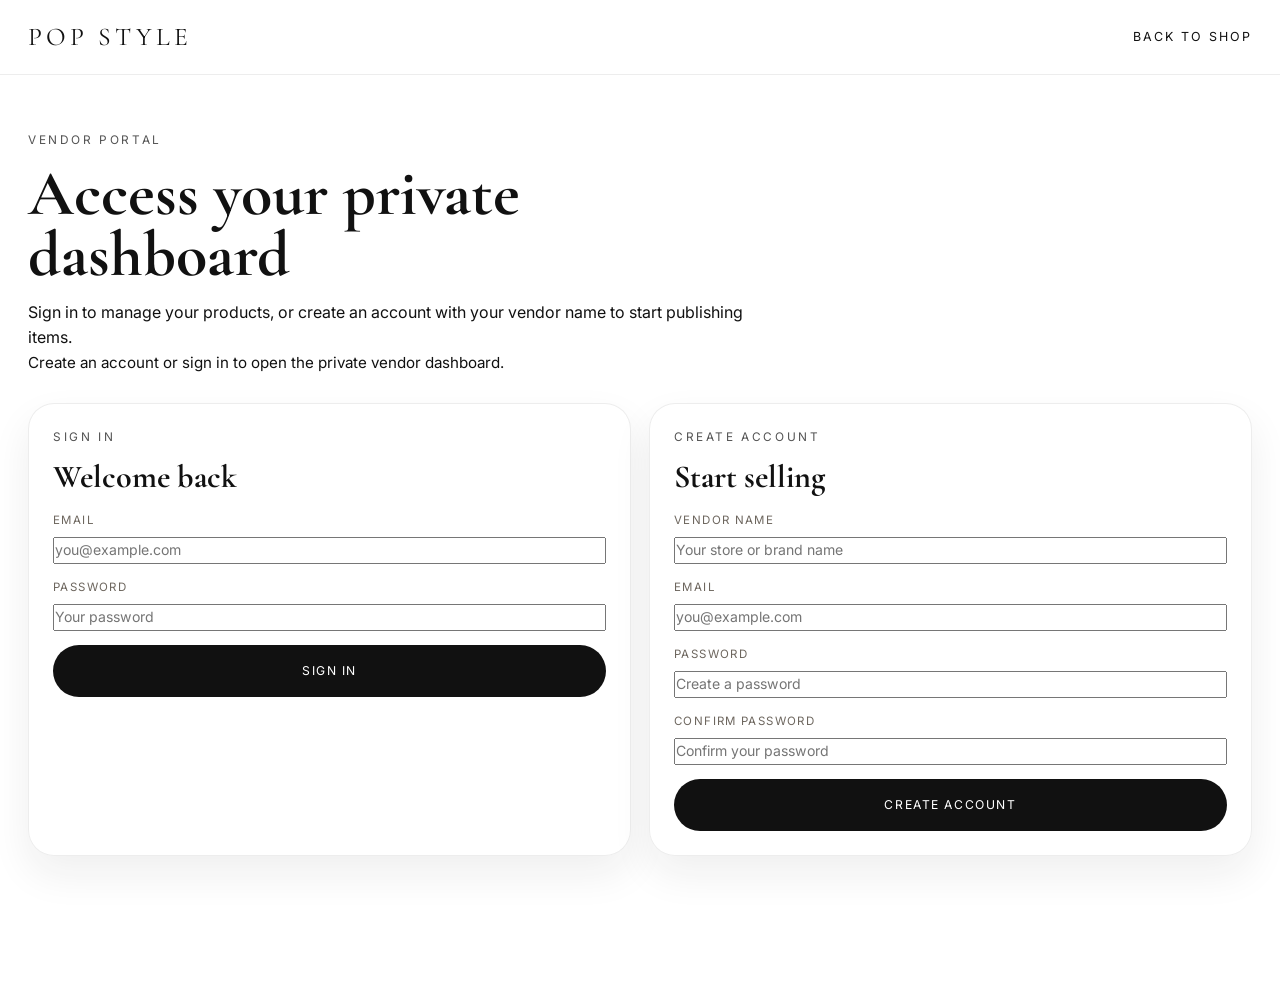
<file: vendor.html>
<!DOCTYPE html>
<html lang="en">
<head>
  <meta charset="UTF-8" />
  <meta name="viewport" content="width=device-width, initial-scale=1.0" />
  <title>Vendor Portal | Pop Style</title>
  <meta name="description" content="Sign in or create a vendor account to manage products." />

  <link rel="preconnect" href="https://fonts.googleapis.com">
  <link rel="preconnect" href="https://fonts.gstatic.com" crossorigin>
  <link href="https://fonts.googleapis.com/css2?family=Cormorant+Garamond:wght@400;500;600;700&family=Inter:wght@300;400;500;600&display=swap" rel="stylesheet">
  <link rel="stylesheet" href="https://cdnjs.cloudflare.com/ajax/libs/font-awesome/6.5.2/css/all.min.css">
  <link rel="stylesheet" href="styles.css" />
</head>
<body data-page="vendor">
  <div class="site-shell light-page vendor-page-shell">
    <header class="simple-header">
      <div class="container simple-header-inner">
        <a href="index.html" class="brand">POP STYLE</a>
        <a href="products.html" class="simple-header-link">Back to shop</a>
      </div>
    </header>

    <main>
      <section class="section vendor-auth-section" id="vendorAuthSection">
        <div class="container vendor-auth-shell">
          <div class="vendor-auth-intro">
            <p class="eyebrow">Vendor portal</p>
            <h1>Access your private dashboard</h1>
            <p>
              Sign in to manage your products, or create an account with your vendor name to start publishing items.
            </p>
            <p class="vendor-auth-status" id="vendorAuthSummary">
              Create an account or sign in to open the private vendor dashboard.
            </p>
          </div>

          <div class="vendor-auth-grid">
            <section class="vendor-auth-card">
              <p class="eyebrow">Sign in</p>
              <h2>Welcome back</h2>
              <form id="vendorSignInForm" class="vendor-auth-form">
                <label class="field field-full">
                  <span>Email</span>
                  <input type="email" id="vendorSignInEmail" placeholder="you@example.com" required />
                </label>
                <label class="field field-full">
                  <span>Password</span>
                  <input type="password" id="vendorSignInPassword" placeholder="Your password" required />
                </label>
                <button type="submit" class="btn btn-dark full-width">Sign in</button>
              </form>
            </section>

            <section class="vendor-auth-card">
              <p class="eyebrow">Create account</p>
              <h2>Start selling</h2>
              <form id="vendorSignUpForm" class="vendor-auth-form">
                <label class="field field-full">
                  <span>Vendor name</span>
                  <input type="text" id="vendorCreateName" placeholder="Your store or brand name" required />
                </label>
                <label class="field field-full">
                  <span>Email</span>
                  <input type="email" id="vendorCreateEmail" placeholder="you@example.com" required />
                </label>
                <label class="field field-full">
                  <span>Password</span>
                  <input type="password" id="vendorCreatePassword" placeholder="Create a password" required />
                </label>
                <label class="field field-full">
                  <span>Confirm password</span>
                  <input type="password" id="vendorCreateConfirmPassword" placeholder="Confirm your password" required />
                </label>
                <button type="submit" class="btn btn-dark full-width">Create account</button>
              </form>
            </section>
          </div>

          <p class="vendor-auth-message" id="vendorAuthStatus" aria-live="polite"></p>
        </div>
      </section>

      <section class="section vendor-dashboard-section" id="vendorDashboardSection" hidden>
        <div class="container">
          <div class="vendor-dashboard-topbar">
            <div>
              <p class="eyebrow">Private dashboard</p>
              <h1 id="vendorDashboardTitle">Welcome back</h1>
              <p id="vendorDashboardIntro">Add products, edit details, and keep your catalog live from one private dashboard.</p>
            </div>
            <div class="vendor-dashboard-meta">
              <p class="vendor-dashboard-vendor" id="vendorDashboardVendorName"></p>
              <button type="button" class="btn btn-outline-dark" id="vendorSignOutBtn">Sign out</button>
            </div>
          </div>

          <div class="vendor-dashboard-grid">
            <div class="vendor-column">
              <div class="vendor-stats" id="vendorStats"></div>

              <div class="vendor-panel">
                <div class="vendor-panel-head">
                  <div>
                    <p class="eyebrow">Your products</p>
                    <h2>Manage published items</h2>
                  </div>
                </div>

                <div class="vendor-toolbar">
                  <input type="search" id="vendorProductSearch" placeholder="Search by name, edit, or category" aria-label="Search vendor products" />
                  <select id="vendorCategoryFilter" aria-label="Filter vendor products by category">
                    <option value="">All categories</option>
                    <option value="Women">Women</option>
                    <option value="Men">Men</option>
                    <option value="Children">Children</option>
                  </select>
                </div>

                <div class="vendor-products-list" id="vendorProductsList"></div>
              </div>
            </div>

            <div class="vendor-panel vendor-form-panel">
              <div class="vendor-panel-head">
                <div>
                  <p class="eyebrow">Product form</p>
                  <h2 id="vendorFormTitle">Create a product</h2>
                </div>
                <p class="vendor-form-intro" id="vendorFormIntro">
                  Upload real images, describe the product, and publish to your public catalog.
                </p>
                <p class="vendor-form-status" id="vendorFormStatus">Ready to create a new product.</p>
              </div>

              <form class="vendor-form" id="vendorProductForm">
                <input type="hidden" id="vendorProductId" />

                <div class="field-grid">
                  <label class="field field-full">
                    <span>Product name</span>
                    <input type="text" id="vendorProductName" placeholder="Structured Jacket" required />
                  </label>

                  <label class="field">
                    <span>Category</span>
                    <select id="vendorProductCategory" required>
                      <option value="Women">Women</option>
                      <option value="Men">Men</option>
                      <option value="Children">Children</option>
                    </select>
                  </label>

                  <label class="field">
                    <span>Subcategory</span>
                    <input type="text" id="vendorProductSubcategory" placeholder="Jackets" required />
                  </label>

                  <label class="field field-full">
                    <span>Price (GHS)</span>
                    <input type="number" id="vendorProductPrice" min="1" step="1" placeholder="240" required />
                  </label>

                  <label class="field field-full">
                    <span>Main image upload</span>
                    <input type="file" id="vendorProductImageFile" accept="image/*" />
                  </label>

                  <div class="vendor-upload-preview-wrap field-full">
                    <span>Image preview</span>
                    <div class="vendor-upload-preview" id="vendorProductImagePreview">
                      <div class="vendor-upload-placeholder">Image preview will appear here.</div>
                    </div>
                  </div>

                  <label class="field field-full">
                    <span>Gallery uploads</span>
                    <input type="file" id="vendorProductGalleryFiles" accept="image/*" multiple />
                  </label>

                  <div class="vendor-upload-preview-wrap field-full">
                    <span>Gallery preview</span>
                    <div class="vendor-upload-gallery" id="vendorProductGalleryPreview">
                      <div class="vendor-upload-placeholder">Gallery preview will appear here.</div>
                    </div>
                  </div>

                  <label class="field field-full">
                    <span>Description</span>
                    <textarea id="vendorProductDescription" rows="4" placeholder="Write a short product description" required></textarea>
                  </label>

                  <label class="field field-full">
                    <span>Sizes</span>
                    <input type="text" id="vendorProductSizes" placeholder="XS, S, M, L" />
                  </label>

                  <label class="field field-full">
                    <span>Colors</span>
                    <input type="text" id="vendorProductColors" placeholder="Black, Ivory, Stone" />
                  </label>

                  <label class="field field-full">
                    <span>Edits / tags</span>
                    <input type="text" id="vendorProductEdits" placeholder="New Arrivals, Best Sellers, Tailoring" />
                  </label>
                </div>

                <div class="vendor-flag-row">
                  <label class="check-field">
                    <input type="checkbox" id="vendorProductFeatured" />
                    <span>Featured on homepage</span>
                  </label>

                  <label class="check-field">
                    <input type="checkbox" id="vendorProductNew" />
                    <span>Mark as new</span>
                  </label>
                </div>

                <div class="vendor-form-actions">
                  <button type="submit" class="btn btn-dark">Save product</button>
                  <button type="button" class="btn btn-outline-dark" id="vendorResetBtn">Reset form</button>
                </div>
              </form>
            </div>
          </div>
        </div>
      </section>
    </main>

  </div>

  <script src="women.js"></script>
  <script src="men.js"></script>
  <script src="children.js"></script>
  <script src="edits.js"></script>
  <script src="script.js"></script>
</body>
</html>
</file>
<file: styles.css>
:root {
  --bg: #0f0f10;
  --bg-soft: #151516;
  --surface: #ffffff;
  --surface-soft: #f6f2eb;
  --surface-muted: #fbf9f5;
  --text: #111111;
  --text-soft: #5d5a55;
  --text-lighter: rgba(255, 255, 255, 0.82);
  --line: rgba(17, 17, 17, 0.12);
  --line-soft: rgba(17, 17, 17, 0.08);
  --line-light: rgba(255, 255, 255, 0.14);
  --transition-fast: 180ms ease;
  --transition-mid: 260ms ease;
  --shadow: 0 24px 60px rgba(0, 0, 0, 0.08);
  --container: 1240px;
  --radius-sm: 12px;
  --radius-md: 18px;
  --radius-lg: 24px;
}

* {
  margin: 0;
  padding: 0;
  box-sizing: border-box;
}

html {
  scroll-behavior: smooth;
  -webkit-text-size-adjust: 100%;
}

body {
  font-family: "Inter", sans-serif;
  background: var(--bg);
  color: #fff;
  line-height: 1.6;
  -webkit-font-smoothing: antialiased;
  text-rendering: optimizeLegibility;
  overflow-x: hidden;
}

body.no-scroll {
  overflow: hidden;
}

img {
  max-width: 100%;
  display: block;
}

a {
  color: inherit;
  text-decoration: none;
}

button,
input,
select {
  font: inherit;
}

button {
  border: none;
  background: none;
  cursor: pointer;
}

.site-shell {
  min-height: 100vh;
}

.light-page {
  background: #fff;
  color: var(--text);
}

.container {
  width: min(100% - 56px, var(--container));
  margin: 0 auto;
}

.topbar {
  min-height: 38px;
  display: grid;
  place-items: center;
  padding: 10px 16px;
  font-size: 11px;
  text-transform: uppercase;
  letter-spacing: 0.16em;
  color: rgba(255, 255, 255, 0.64);
  background: #0b0b0c;
  border-bottom: 1px solid var(--line-light);
  text-align: center;
}

.light-page .topbar {
  background: #faf7f2;
  color: #6f695f;
  border-bottom: 1px solid var(--line-soft);
}

.navbar {
  position: sticky;
  top: 0;
  z-index: 80;
  backdrop-filter: blur(14px);
  background: rgba(15, 15, 16, 0.76);
  border-bottom: 1px solid var(--line-light);
}

.navbar-light {
  background: rgba(255, 255, 255, 0.92);
  border-bottom: 1px solid var(--line-soft);
}

.nav-inner {
  min-height: 82px;
  display: grid;
  grid-template-columns: 1fr auto 1fr;
  align-items: center;
  gap: 24px;
}

.nav-links {
  display: flex;
  align-items: center;
  gap: 26px;
}

.nav-left {
  justify-self: start;
}

.nav-right {
  justify-self: end;
}

.nav-links a,
.nav-text-btn {
  font-size: 0.83rem;
  text-transform: uppercase;
  letter-spacing: 0.14em;
  transition: opacity var(--transition-fast);
  color: inherit;
}

.nav-links a:hover,
.nav-text-btn:hover,
.section-link:hover,
.text-link:hover {
  opacity: 0.6;
}

.brand {
  font-family: "Cormorant Garamond", serif;
  font-size: clamp(1.55rem, 2vw, 1.95rem);
  letter-spacing: 0.16em;
  text-transform: uppercase;
  white-space: nowrap;
}

.nav-icon-btn,
.nav-toggle,
.overlay-close {
  width: 44px;
  height: 44px;
  border-radius: 999px;
  display: inline-grid;
  place-items: center;
  transition: background var(--transition-fast), transform var(--transition-fast);
  position: relative;
}

.nav-icon-btn:hover,
.nav-toggle:hover,
.overlay-close:hover {
  transform: translateY(-1px);
}

.navbar .nav-icon-btn:hover,
.navbar .nav-toggle:hover {
  background: rgba(255, 255, 255, 0.06);
}

.navbar-light .nav-icon-btn:hover,
.navbar-light .nav-toggle:hover {
  background: rgba(17, 17, 17, 0.04);
}

.nav-icon-btn i,
.overlay-close i {
  font-size: 0.95rem;
}

.cart-count {
  position: absolute;
  top: 6px;
  right: 5px;
  min-width: 17px;
  height: 17px;
  padding: 0 4px;
  border-radius: 999px;
  display: grid;
  place-items: center;
  font-size: 0.62rem;
  font-weight: 700;
  background: #fff;
  color: #111;
}

.navbar-light .cart-count {
  background: #111;
  color: #fff;
}

.nav-toggle {
  display: none;
}

.nav-toggle span {
  width: 18px;
  height: 1.4px;
  background: currentColor;
  display: block;
}

.mobile-menu {
  display: none;
  flex-direction: column;
  gap: 0;
  padding: 10px 24px 20px;
  border-top: 1px solid rgba(255, 255, 255, 0.08);
}

.navbar-light .mobile-menu {
  border-top: 1px solid var(--line-soft);
}

.mobile-menu a,
.mobile-search-btn {
  min-height: 50px;
  display: flex;
  align-items: center;
  font-size: 0.9rem;
  text-transform: uppercase;
  letter-spacing: 0.14em;
  color: inherit;
}

.mobile-menu.active {
  display: flex;
}

.hero {
  position: relative;
  min-height: calc(100vh - 120px);
  display: flex;
  align-items: flex-end;
}

.hero-media,
.hero-overlay {
  position: absolute;
  inset: 0;
}

.hero-media img {
  width: 100%;
  height: 100%;
  object-fit: cover;
}

.hero-overlay {
  background:
    linear-gradient(to top, rgba(0, 0, 0, 0.68), rgba(0, 0, 0, 0.12)),
    linear-gradient(to right, rgba(0, 0, 0, 0.34), transparent 58%);
}

.hero-content {
  position: relative;
  z-index: 2;
  max-width: 760px;
  padding: 0 0 88px;
}

.eyebrow {
  margin-bottom: 14px;
  font-size: 0.74rem;
  text-transform: uppercase;
  letter-spacing: 0.22em;
  opacity: 0.72;
}

.hero h1,
.intro-statement h2,
.section-head h2,
.split-copy h2,
.campaign-inner h2,
.newsletter h2,
.listing-hero h1,
.product-summary h1,
.quick-view-copy h2,
.search-header h2,
.cart-header h2,
.empty-products-state h2 {
  font-family: "Cormorant Garamond", serif;
  font-weight: 600;
  line-height: 0.95;
  letter-spacing: 0.01em;
}

.hero h1 {
  font-size: clamp(3.1rem, 8.8vw, 7.2rem);
  max-width: 760px;
}

.hero-copy,
.intro-copy,
.split-copy p,
.section-note,
.listing-copy,
.product-description,
.footer-copy,
.quick-view-description,
.accordion-content p,
.cart-benefits span,
.search-featured span,
.journal-content p,
.empty-products-state p {
  color: var(--text-lighter);
  font-size: 1rem;
}

.light-page .listing-copy,
.light-page .product-description,
.light-page .footer-copy,
.light-page .quick-view-description,
.light-page .accordion-content p,
.light-page .section-note,
.light-page .journal-content p,
.light-page .empty-products-state p {
  color: var(--text-soft);
}

.hero-copy {
  max-width: 560px;
  margin-top: 20px;
}

.hero-actions {
  display: flex;
  gap: 14px;
  flex-wrap: wrap;
  margin-top: 32px;
}

.btn {
  min-height: 52px;
  padding: 0 24px;
  border-radius: 999px;
  display: inline-flex;
  align-items: center;
  justify-content: center;
  font-size: 0.76rem;
  text-transform: uppercase;
  letter-spacing: 0.13em;
  border: 1px solid transparent;
  transition: transform var(--transition-fast), background var(--transition-fast), color var(--transition-fast), border-color var(--transition-fast);
}

.btn:hover {
  transform: translateY(-1px);
}

.btn-light {
  background: #fff;
  color: #111;
}

.btn-outline-light {
  color: #fff;
  border-color: rgba(255, 255, 255, 0.38);
}

.btn-dark {
  background: #111;
  color: #fff;
}

.btn-outline-dark {
  border-color: rgba(17, 17, 17, 0.14);
  color: #111;
}

.full-width {
  width: 100%;
}

.section {
  padding: 112px 0;
}

.intro-statement {
  background: #111113;
}

.intro-grid {
  display: grid;
  grid-template-columns: 0.95fr 1.05fr;
  gap: 72px;
  align-items: start;
}

.intro-statement h2 {
  font-size: clamp(2.3rem, 4.4vw, 4.2rem);
}

.intro-copy {
  color: rgba(255, 255, 255, 0.78);
  font-size: 1.08rem;
  max-width: 620px;
}

.categories {
  background: #141416;
}

.section-head {
  display: flex;
  justify-content: space-between;
  align-items: end;
  gap: 24px;
  margin-bottom: 42px;
}

.section-head h2 {
  font-size: clamp(2rem, 4vw, 3.4rem);
}

.section-link,
.text-link {
  font-size: 0.78rem;
  text-transform: uppercase;
  letter-spacing: 0.14em;
}

.category-grid {
  display: grid;
  grid-template-columns: 1.15fr 0.85fr 0.85fr;
  gap: 20px;
}

.category-card {
  position: relative;
  overflow: hidden;
  border-radius: var(--radius-lg);
  min-height: 520px;
}

.category-large {
  min-height: 620px;
}

.category-card img,
.split-media img,
.product-media img,
.journal-card img,
.listing-hero-image img,
.gallery-main img,
.gallery-thumbs img,
.mosaic-card img,
.quick-view-image-wrap img,
.search-featured img,
.cart-item img {
  width: 100%;
  height: 100%;
  object-fit: cover;
}

.category-card::after,
.product-media::after {
  content: "";
  position: absolute;
  inset: 0;
  background: linear-gradient(to top, rgba(0, 0, 0, 0.34), transparent 55%);
  pointer-events: none;
}

.category-overlay {
  position: absolute;
  left: 0;
  right: 0;
  bottom: 0;
  padding: 28px;
  z-index: 2;
}

.category-overlay span {
  font-family: "Cormorant Garamond", serif;
  font-size: 2rem;
}

.split-feature,
.newsletter,
.home-edits {
  background: var(--surface-soft);
  color: #111;
}

.split-grid {
  display: grid;
  grid-template-columns: 1.06fr 0.94fr;
  gap: 46px;
  align-items: center;
}

.split-media img,
.listing-hero-image img,
.journal-card,
.gallery-main,
.thumb,
.mosaic-card,
.product-media,
.quick-view-image-wrap,
.search-featured article,
.cart-item {
  border-radius: var(--radius-lg);
}

.split-copy h2 {
  font-size: clamp(2.3rem, 4vw, 4rem);
  margin-bottom: 18px;
}

.split-copy p {
  color: var(--text-soft);
  max-width: 520px;
  margin-bottom: 24px;
}

.editorial-mosaic,
.featured-products,
.journal {
  background: #fff;
  color: #111;
}

.section-note {
  max-width: 380px;
  text-align: right;
}

.mosaic-grid {
  display: grid;
  grid-template-columns: 1.12fr 0.88fr 0.88fr;
  grid-template-areas:
    "a b c"
    "a d e";
  gap: 18px;
}

.mosaic-card {
  overflow: hidden;
  background: var(--surface-soft);
  position: relative;
}

.mosaic-a { grid-area: a; min-height: 720px; }
.mosaic-b { grid-area: b; min-height: 350px; }
.mosaic-c { grid-area: c; min-height: 350px; }
.mosaic-d { grid-area: d; min-height: 350px; }
.mosaic-e { grid-area: e; min-height: 350px; }

.editorial-shop-trigger {
  cursor: pointer;
  outline: none;
}

.editorial-hover-pill {
  position: absolute;
  left: 18px;
  bottom: 18px;
  min-height: 42px;
  padding: 0 18px;
  border-radius: 999px;
  background: rgba(255, 255, 255, 0.92);
  color: #111;
  font-size: 0.72rem;
  text-transform: uppercase;
  letter-spacing: 0.14em;
  opacity: 0;
  transform: translateY(8px);
  transition: opacity var(--transition-fast), transform var(--transition-fast);
  pointer-events: none;
}

.editorial-shop-trigger:hover .editorial-hover-pill,
.editorial-shop-trigger:focus .editorial-hover-pill,
.editorial-shop-trigger:focus-within .editorial-hover-pill {
  opacity: 1;
  transform: translateY(0);
}

.product-grid {
  display: grid;
  grid-template-columns: repeat(4, 1fr);
  gap: 10px;
}

.product-card a {
  display: block;
}

.product-media {
  position: relative;
  aspect-ratio: 0.78 / 1;
  overflow: hidden;
  background: var(--surface-soft);
}

.product-quick-view {
  position: absolute;
  left: 18px;
  right: 18px;
  bottom: 18px;
  min-height: 44px;
  border-radius: 999px;
  background: rgba(255, 255, 255, 0.92);
  color: #111;
  font-size: 0.75rem;
  text-transform: uppercase;
  letter-spacing: 0.14em;
  opacity: 0;
  transform: translateY(8px);
  transition: opacity var(--transition-fast), transform var(--transition-fast);
}

.product-card:hover .product-quick-view,
.product-card:focus-within .product-quick-view {
  opacity: 1;
  transform: translateY(0);
}

.product-info {
  padding: 10px 2px 0;
}

.product-category {
  font-size: 0.74rem;
  text-transform: uppercase;
  letter-spacing: 0.12em;
  color: #7a756d;
  margin-bottom: 8px;
}

.product-info h3 {
  font-family: "Cormorant Garamond", serif;
  font-size: 1.58rem;
  font-weight: 600;
  line-height: 1.02;
  color: #111;
  margin-bottom: 8px;
}

.product-info strong {
  font-size: 0.95rem;
  color: #111;
}

.edits-grid {
  display: grid;
  grid-template-columns: repeat(5, 1fr);
  gap: 14px;
}

.edits-grid a {
  min-height: 56px;
  display: flex;
  align-items: center;
  justify-content: center;
  padding: 0 16px;
  border: 1px solid var(--line);
  border-radius: 999px;
  font-size: 0.76rem;
  text-transform: uppercase;
  letter-spacing: 0.12em;
  color: #111;
  background: rgba(255, 255, 255, 0.65);
  transition: background var(--transition-fast), transform var(--transition-fast);
  text-align: center;
}

.edits-grid a:hover {
  background: #fff;
  transform: translateY(-1px);
}

.campaign-banner {
  background: #111;
  color: #fff;
}

.campaign-inner {
  display: grid;
  justify-items: center;
  gap: 20px;
  text-align: center;
}

.campaign-inner h2 {
  font-size: clamp(2.4rem, 5vw, 4.9rem);
  max-width: 820px;
}

.journal-grid {
  display: grid;
  grid-template-columns: repeat(3, 1fr);
  gap: 22px;
}

.journal-card {
  overflow: hidden;
  background: var(--surface-muted);
}

.journal-card img {
  aspect-ratio: 1 / 1.15;
}

.journal-content {
  padding: 24px;
}

.journal-content h3 {
  font-family: "Cormorant Garamond", serif;
  font-size: 1.8rem;
  color: #111;
  margin-bottom: 8px;
}

.newsletter-grid {
  display: grid;
  grid-template-columns: 1fr auto;
  gap: 32px;
  align-items: center;
}

.newsletter h2 {
  font-size: clamp(2.2rem, 4vw, 3.8rem);
  color: #111;
}

.newsletter-form {
  display: flex;
  gap: 12px;
  width: min(100%, 560px);
}

.newsletter-form input,
.search-form input,
.products-toolbar select {
  min-height: 54px;
  border-radius: 999px;
  border: 1px solid var(--line);
  background: rgba(255, 255, 255, 0.82);
  color: #111;
  padding: 0 18px;
  outline: none;
}

.newsletter-form input {
  flex: 1;
}

.footer {
  padding: 76px 0 56px;
  background: #0f0f10;
  color: rgba(255, 255, 255, 0.84);
  border-top: 1px solid var(--line-light);
}

.footer-light {
  background: #fff;
  color: #111;
  border-top: 1px solid var(--line-soft);
}

.footer-grid {
  display: grid;
  grid-template-columns: 1.55fr 1fr 1fr 1fr;
  gap: 30px;
}

.footer-brand {
  display: inline-block;
  margin-bottom: 18px;
}

.footer h4 {
  font-size: 0.72rem;
  text-transform: uppercase;
  letter-spacing: 0.14em;
  margin-bottom: 18px;
}

.footer a {
  display: block;
  margin-bottom: 10px;
  opacity: 0.84;
}

.listing-hero {
  padding: 78px 0 44px;
  background: #fff;
  color: #111;
}

.listing-hero-grid {
  display: grid;
  grid-template-columns: 0.96fr 1.04fr;
  gap: 34px;
  align-items: center;
}

.listing-hero h1 {
  font-size: clamp(2.8rem, 5vw, 5rem);
  margin-bottom: 18px;
}

.listing-hero-image img {
  aspect-ratio: 1.18 / 1;
}

.product-listing-page {
  background: #fff;
  color: #111;
  padding-top: 28px;
}

.product-page-grid {
  display: grid;
  grid-template-columns: 280px 1fr;
  gap: 36px;
  align-items: start;
}

.filters {
  position: sticky;
  top: 116px;
  padding: 18px 0;
}

.filter-group + .filter-group {
  margin-top: 28px;
  padding-top: 28px;
  border-top: 1px solid var(--line-soft);
}

.filter-group h3 {
  font-family: "Cormorant Garamond", serif;
  font-size: 1.48rem;
  margin-bottom: 14px;
}

.filter-group label {
  display: block;
  margin-bottom: 10px;
}

.filter-group label a {
  color: var(--text-soft);
  font-size: 0.95rem;
  transition: opacity var(--transition-fast);
}

.filter-group label a:hover {
  opacity: 0.6;
}

.products-toolbar {
  display: flex;
  justify-content: space-between;
  gap: 18px;
  align-items: center;
  margin-bottom: 20px;
  padding-bottom: 18px;
  border-bottom: 1px solid var(--line-soft);
}

.products-toolbar p {
  color: var(--text-soft);
}

.products-toolbar-actions {
  display: flex;
  gap: 12px;
  align-items: center;
}

.active-filters {
  display: flex;
  flex-wrap: wrap;
  gap: 10px;
  margin-bottom: 24px;
}

.active-filter-pill {
  min-height: 38px;
  padding: 0 14px;
  border-radius: 999px;
  border: 1px solid var(--line);
  display: inline-flex;
  align-items: center;
  gap: 8px;
  font-size: 0.74rem;
  text-transform: uppercase;
  letter-spacing: 0.12em;
  color: #111;
  background: var(--surface-muted);
}

.active-filter-pill a {
  opacity: 0.7;
}

.listing-grid {
  grid-template-columns: repeat(3, 1fr);
}

.products-pagination {
  display: flex;
  flex-wrap: wrap;
  gap: 10px;
  margin-top: 34px;
}

.products-pagination button {
  min-width: 42px;
  height: 42px;
  border-radius: 999px;
  border: 1px solid var(--line);
  color: #111;
  background: #fff;
  transition: background var(--transition-fast), color var(--transition-fast), border-color var(--transition-fast);
}

.products-pagination button.active,
.products-pagination button:hover {
  background: #111;
  color: #fff;
  border-color: #111;
}

.empty-products-state {
  padding: 56px 0 24px;
}

.empty-products-state h2 {
  font-size: clamp(2.2rem, 5vw, 3.6rem);
  color: #111;
  margin-bottom: 10px;
}

.empty-products-state p {
  margin-bottom: 24px;
}

.product-breadcrumb-wrap {
  background: #fff;
  padding: 18px 0 0;
}

.product-breadcrumb {
  display: flex;
  flex-wrap: wrap;
  gap: 8px;
  color: #7a756d;
  font-size: 0.78rem;
  text-transform: uppercase;
  letter-spacing: 0.12em;
}

.product-detail {
  background: #fff;
  color: #111;
}

.product-detail-grid {
  display: grid;
  grid-template-columns: 1.12fr 0.88fr;
  gap: 44px;
  align-items: start;
}

.product-gallery {
  display: grid;
  grid-template-columns: 92px 1fr;
  gap: 18px;
}

.gallery-thumbs {
  display: grid;
  gap: 12px;
}

.thumb {
  overflow: hidden;
  border: 1px solid rgba(17, 17, 17, 0.1);
  opacity: 0.72;
  transition: opacity var(--transition-fast), border-color var(--transition-fast);
}

.thumb.active {
  opacity: 1;
  border-color: #111;
}

.gallery-main {
  overflow: hidden;
  background: var(--surface-soft);
}

.gallery-main img {
  aspect-ratio: 0.82 / 1;
}

.product-summary {
  padding-top: 12px;
}

.product-summary h1 {
  font-size: clamp(2.8rem, 5vw, 4.4rem);
  color: #111;
  margin-bottom: 18px;
}

.price-row {
  display: flex;
  flex-direction: column;
  gap: 6px;
  margin-bottom: 22px;
}

.price-row strong {
  font-size: 1.2rem;
  color: #111;
}

.price-row span {
  color: #7a756d;
  font-size: 0.92rem;
}

.product-description {
  margin-bottom: 30px;
}

.detail-block {
  margin-bottom: 24px;
}

.detail-block h3,
.option-label {
  margin-bottom: 12px;
  font-size: 0.76rem;
  text-transform: uppercase;
  letter-spacing: 0.14em;
  color: #6e6962;
}

.size-pills {
  display: flex;
  flex-wrap: wrap;
  gap: 10px;
}

.size-pills button {
  min-width: 48px;
  min-height: 42px;
  padding: 0 14px;
  border-radius: 999px;
  border: 1px solid rgba(17, 17, 17, 0.14);
  color: #111;
  transition: background var(--transition-fast), color var(--transition-fast), border-color var(--transition-fast);
}

.size-pills button:hover,
.size-pills button.active {
  background: #111;
  color: #fff;
  border-color: #111;
}

.color-swatches {
  display: flex;
  flex-wrap: wrap;
  gap: 10px;
}

.swatch {
  width: 34px;
  height: 34px;
  border-radius: 50%;
  border: 1px solid rgba(17, 17, 17, 0.18);
  position: relative;
}

.swatch.active {
  box-shadow: 0 0 0 4px rgba(17, 17, 17, 0.08);
}

.swatch-label {
  font-size: 0.8rem;
  color: var(--text-soft);
}

.swatch-black { background: #161616; }
.swatch-cream { background: #d7cfc3; }
.swatch-brown { background: #7d5e49; }
.swatch-grey { background: #9b9b9b; }
.swatch-stone { background: #b8ad9b; }
.swatch-ivory { background: #ece6d8; }
.swatch-camel { background: #b98752; }
.swatch-soft-grey { background: #bdbdbd; }
.swatch-champagne { background: #d9c29b; }

.product-actions {
  display: grid;
  gap: 12px;
  margin: 30px 0 24px;
}

.product-benefits {
  display: grid;
  gap: 16px;
  margin-bottom: 28px;
}

.product-benefits strong {
  display: block;
  margin-bottom: 2px;
  font-size: 0.9rem;
  color: #111;
}

.product-benefits span {
  color: var(--text-soft);
  font-size: 0.95rem;
}

.accordion {
  border-top: 1px solid var(--line-soft);
}

.accordion-item {
  border-bottom: 1px solid var(--line-soft);
}

.accordion-btn {
  width: 100%;
  min-height: 62px;
  display: flex;
  justify-content: space-between;
  align-items: center;
  color: #111;
  font-size: 0.77rem;
  text-transform: uppercase;
  letter-spacing: 0.14em;
}

.accordion-btn::after {
  content: "+";
  font-size: 1rem;
}

.accordion-item.active .accordion-btn::after {
  content: "−";
}

.accordion-content {
  max-height: 0;
  overflow: hidden;
  transition: max-height var(--transition-mid);
}

.accordion-item.active .accordion-content {
  max-height: 220px;
}

.accordion-content p {
  padding: 0 0 18px;
}

.related-products {
  padding-top: 26px;
}

.overlay {
  position: fixed;
  inset: 0;
  z-index: 120;
  display: flex;
  align-items: center;
  justify-content: center;
  padding: 28px;
  background: rgba(9, 9, 10, 0.42);
  opacity: 0;
  pointer-events: none;
  transition: opacity var(--transition-mid);
}

.overlay.active {
  opacity: 1;
  pointer-events: auto;
}

.overlay-panel {
  position: relative;
  width: min(100%, 1180px);
  background: #fff;
  color: #111;
  border-radius: 28px;
  box-shadow: var(--shadow);
  transform: translateY(8px);
  transition: transform var(--transition-mid);
}

.overlay.active .overlay-panel {
  transform: translateY(0);
}

.overlay-close {
  position: absolute;
  top: 18px;
  right: 18px;
  z-index: 4;
  background: rgba(17, 17, 17, 0.04);
}

.search-panel {
  padding: 42px 42px 34px;
  max-width: 980px;
}

.search-header h2 {
  font-size: clamp(2.2rem, 4vw, 4rem);
  margin-bottom: 26px;
}

.search-form {
  margin-bottom: 20px;
}

.search-form input {
  width: 100%;
}

.search-suggestions {
  display: flex;
  flex-wrap: wrap;
  gap: 10px;
  margin-bottom: 30px;
}

.search-suggestions button {
  min-height: 40px;
  padding: 0 16px;
  border-radius: 999px;
  border: 1px solid var(--line);
  color: #111;
}

.search-results-grid {
  display: grid;
  grid-template-columns: 1fr 1fr;
  gap: 18px;
}

.search-featured,
.search-result-card {
  display: grid;
  gap: 18px;
}

.search-featured article,
.search-result-card {
  display: grid;
  grid-template-columns: 120px 1fr;
  gap: 16px;
  background: var(--surface-muted);
  padding: 14px;
  border-radius: var(--radius-lg);
}

.search-featured img,
.search-result-card img {
  aspect-ratio: 1 / 1.1;
  border-radius: var(--radius-md);
}

.search-featured p,
.search-result-card h4 {
  font-family: "Cormorant Garamond", serif;
  font-size: 1.55rem;
  color: #111;
  line-height: 1.02;
}

.search-result-card p {
  color: var(--text-soft);
  font-size: 0.88rem;
  margin: 6px 0;
}

.search-result-card strong {
  color: #111;
}

.cart-drawer {
  position: fixed;
  inset: 0;
  z-index: 130;
  pointer-events: none;
}

.cart-drawer.active {
  pointer-events: auto;
}

.cart-overlay {
  position: absolute;
  inset: 0;
  background: rgba(9, 9, 10, 0.42);
  opacity: 0;
  transition: opacity var(--transition-mid);
}

.cart-drawer.active .cart-overlay {
  opacity: 1;
}

.cart-panel {
  position: absolute;
  top: 0;
  right: 0;
  width: min(100%, 500px);
  height: 100%;
  background: #fff;
  color: #111;
  display: grid;
  grid-template-rows: auto 1fr auto;
  transform: translateX(100%);
  transition: transform var(--transition-mid);
  box-shadow: -20px 0 50px rgba(0, 0, 0, 0.08);
}

.cart-drawer.active .cart-panel {
  transform: translateX(0);
}

.cart-header,
.cart-footer {
  padding: 26px 24px;
  border-bottom: 1px solid var(--line-soft);
}

.cart-footer {
  border-bottom: none;
  border-top: 1px solid var(--line-soft);
}

.cart-header {
  display: flex;
  justify-content: space-between;
  gap: 20px;
  align-items: start;
}

.cart-header h2 {
  font-size: clamp(2rem, 4vw, 3rem);
}

.cart-body {
  overflow-y: auto;
  padding: 0 24px 24px;
}

.cart-items {
  padding-top: 18px;
  display: grid;
  gap: 16px;
}

.cart-item {
  display: grid;
  grid-template-columns: 110px 1fr;
  gap: 14px;
  background: var(--surface-muted);
  padding: 12px;
}

.cart-item img {
  aspect-ratio: 0.85 / 1;
}

.cart-item-copy h4 {
  font-family: "Cormorant Garamond", serif;
  font-size: 1.5rem;
  line-height: 1;
  margin-bottom: 4px;
}

.cart-item-copy p {
  color: var(--text-soft);
  font-size: 0.88rem;
  margin-bottom: 8px;
}

.cart-item-row {
  display: flex;
  justify-content: space-between;
  gap: 10px;
  align-items: center;
}

.cart-item-controls {
  display: inline-flex;
  align-items: center;
  gap: 8px;
}

.cart-item-controls button,
.qty-control button {
  width: 34px;
  height: 34px;
  border-radius: 999px;
  border: 1px solid var(--line);
  color: #111;
}

.cart-remove-btn {
  font-size: 0.76rem;
  text-transform: uppercase;
  letter-spacing: 0.14em;
  color: #7a756d;
}

.cart-benefits {
  display: grid;
  gap: 14px;
  margin-top: 24px;
  padding-top: 22px;
  border-top: 1px solid var(--line-soft);
}

.cart-benefits strong {
  display: block;
  font-size: 0.9rem;
  color: #111;
  margin-bottom: 2px;
}

.cart-summary-row {
  display: flex;
  justify-content: space-between;
  gap: 12px;
  align-items: center;
  margin-bottom: 12px;
}

.cart-summary-row.small {
  color: var(--text-soft);
  font-size: 0.9rem;
  margin-bottom: 20px;
}

.quick-view-panel {
  padding: 34px;
  max-width: 980px;
}

.quick-view-grid {
  display: grid;
  grid-template-columns: 1fr 1fr;
  gap: 30px;
  align-items: start;
}

.quick-view-image-wrap {
  overflow: hidden;
  background: var(--surface-soft);
}

.quick-view-image-wrap img {
  aspect-ratio: 0.86 / 1;
}

.quick-view-copy {
  padding: 18px 6px 0;
}

.quick-view-copy h2 {
  font-size: clamp(2.2rem, 4vw, 4rem);
  margin-bottom: 16px;
}

.quick-view-price {
  display: inline-block;
  font-size: 1.05rem;
  margin-bottom: 18px;
}

.quick-view-description {
  margin-bottom: 24px;
}

.quick-view-options {
  display: grid;
  gap: 22px;
  margin-bottom: 26px;
}

.qty-control {
  display: inline-flex;
  align-items: center;
  gap: 12px;
}

.quick-view-actions {
  display: grid;
  gap: 12px;
}

.empty-cart {
  padding: 30px 0;
  color: var(--text-soft);
}

@media (prefers-reduced-motion: reduce) {
  * {
    animation: none !important;
    transition: none !important;
    scroll-behavior: auto !important;
  }
}

@media (max-width: 1180px) {
  .product-grid {
    grid-template-columns: repeat(3, 1fr);
  }

  .listing-grid {
    grid-template-columns: repeat(2, 1fr);
  }

  .intro-grid,
  .split-grid,
  .listing-hero-grid,
  .product-detail-grid,
  .quick-view-grid,
  .footer-grid,
  .journal-grid {
    grid-template-columns: 1fr;
  }

  .product-page-grid {
    grid-template-columns: 1fr;
  }

  .filters {
    position: static;
    border-bottom: 1px solid var(--line-soft);
    padding-bottom: 26px;
  }

  .category-grid {
    grid-template-columns: 1fr 1fr;
  }

  .category-large {
    grid-column: span 2;
  }

  .newsletter-grid {
    grid-template-columns: 1fr;
  }

  .mosaic-grid {
    grid-template-columns: 1fr 1fr;
    grid-template-areas:
      "a a"
      "b c"
      "d e";
  }

  .mosaic-a { min-height: 520px; }
  .mosaic-b,
  .mosaic-c,
  .mosaic-d,
  .mosaic-e { min-height: 280px; }

  .section-note {
    text-align: left;
    max-width: 520px;
  }

  .edits-grid {
    grid-template-columns: repeat(3, 1fr);
  }
}

@media (max-width: 900px) {
  .container {
    width: min(100% - 36px, var(--container));
  }

  .nav-inner {
    grid-template-columns: auto 1fr auto;
    min-height: 74px;
    gap: 14px;
  }

  .nav-toggle {
    display: inline-grid;
  }

  .nav-left,
  .nav-right a,
  .nav-right .nav-text-btn {
    display: none;
  }

  .nav-right {
    gap: 0;
  }

  .brand {
    justify-self: center;
    font-size: 1.36rem;
    letter-spacing: 0.14em;
  }

  .hero {
    min-height: 84svh;
  }

  .hero-content {
    padding-bottom: 52px;
    max-width: 560px;
  }

  .hero h1 {
    font-size: clamp(2.9rem, 11vw, 5rem);
  }

  .section {
    padding: 82px 0;
  }

  .category-grid,
  .product-grid,
  .journal-grid {
    grid-template-columns: 1fr;
  }

  .category-large {
    grid-column: auto;
  }

  .category-card,
  .category-large {
    min-height: 420px;
  }

  .search-panel {
    padding: 30px 24px 24px;
  }

  .search-results-grid {
    grid-template-columns: 1fr;
  }

  .cart-panel {
    width: min(100%, 460px);
  }

  .product-gallery {
    grid-template-columns: 1fr;
  }

  .gallery-thumbs {
    grid-template-columns: repeat(3, 1fr);
  }

  .gallery-main img {
    aspect-ratio: 0.86 / 1;
  }

  .newsletter-form {
    flex-direction: column;
  }

  .products-toolbar {
    flex-direction: column;
    align-items: stretch;
  }

  .edits-grid {
    grid-template-columns: repeat(2, 1fr);
  }
}

@media (max-width: 640px) {
  .topbar {
    font-size: 10px;
    letter-spacing: 0.12em;
  }

  .container {
    width: min(100% - 24px, var(--container));
  }

  .brand {
    font-size: 1.06rem;
    letter-spacing: 0.12em;
  }

  .hero {
    min-height: 76svh;
  }

  .hero-overlay {
    background:
      linear-gradient(to top, rgba(0, 0, 0, 0.72), rgba(0, 0, 0, 0.18)),
      linear-gradient(to right, rgba(0, 0, 0, 0.24), transparent 72%);
  }

  .hero-content {
    padding-bottom: 34px;
  }

  .hero h1 {
    font-size: clamp(2.45rem, 10vw, 3.4rem);
    max-width: 420px;
  }

  .hero-copy,
  .intro-copy,
  .split-copy p,
  .listing-copy,
  .product-description,
  .section-note,
  .journal-content p,
  .quick-view-description,
  .cart-benefits span,
  .empty-products-state p {
    font-size: 0.95rem;
  }

  .hero-actions {
    display: grid;
    grid-template-columns: 1fr 1fr;
  }

  .section {
    padding: 66px 0;
  }

  .section-head {
    flex-direction: column;
    align-items: start;
    gap: 10px;
    margin-bottom: 28px;
  }

  .intro-grid {
    gap: 28px;
  }

  .split-grid {
    gap: 24px;
  }

  .mosaic-grid {
    gap: 10px;
  }

  .mosaic-a { min-height: 300px; }
  .mosaic-b,
  .mosaic-c,
  .mosaic-d,
  .mosaic-e { min-height: 170px; }

  .listing-grid {
    grid-template-columns: 1fr 1fr;
    gap: 16px;
  }

  .product-media {
    aspect-ratio: 0.82 / 1;
  }

  .product-quick-view,
  .editorial-hover-pill {
    opacity: 1;
    transform: none;
    left: 12px;
    right: 12px;
    bottom: 12px;
    min-height: 40px;
    font-size: 0.7rem;
  }

  .editorial-hover-pill {
    right: auto;
    padding: 0 14px;
  }

  .product-info h3 {
    font-size: 1.36rem;
  }

  .product-summary h1,
  .quick-view-copy h2,
  .search-header h2,
  .empty-products-state h2 {
    font-size: clamp(2.1rem, 9vw, 3rem);
  }

  .search-panel {
    width: 100%;
    height: 100%;
    max-width: none;
    border-radius: 0;
    padding-top: 68px;
  }

  .overlay {
    padding: 0;
    align-items: stretch;
  }

  .quick-view-panel {
    width: 100%;
    height: 100%;
    max-width: none;
    border-radius: 0;
    overflow-y: auto;
    padding: 68px 18px 22px;
  }

  .cart-panel {
    width: 100%;
  }

  .cart-header,
  .cart-footer,
  .cart-body {
    padding-left: 18px;
    padding-right: 18px;
  }

  .cart-item {
    grid-template-columns: 88px 1fr;
  }

  .cart-item-copy h4 {
    font-size: 1.28rem;
  }

  .quick-view-grid {
    gap: 20px;
  }

  .quick-view-copy {
    padding: 0;
  }

  .footer-grid {
    grid-template-columns: 1fr;
    gap: 24px;
  }

  .edits-grid {
    grid-template-columns: 1fr 1fr;
    gap: 10px;
  }
}

@media (max-width: 420px) {
  .hero-actions {
    grid-template-columns: 1fr;
    gap: 10px;
  }

  .listing-grid {
    gap: 14px;
  }

  .product-info h3 {
    font-size: 1.24rem;
  }

  .journal-content {
    padding: 18px;
  }

  .journal-content h3 {
    font-size: 1.5rem;
  }

  .search-suggestions {
    gap: 8px;
  }

  .search-suggestions button {
    min-height: 38px;
    padding: 0 14px;
    font-size: 0.78rem;
  }

  .edits-grid {
    grid-template-columns: 1fr;
  }
}
/* =========================
   Icon refinement
========================= */

.nav-icon-btn,
.nav-toggle,
.overlay-close,
.filters-drawer-open,
.filters-drawer-close {
  box-shadow: inset 0 0 0 1px rgba(255,255,255,0.08);
}

.navbar-light .nav-icon-btn,
.navbar-light .nav-toggle,
.navbar-light .overlay-close,
.navbar-light .filters-drawer-open,
.navbar-light .filters-drawer-close {
  box-shadow: inset 0 0 0 1px rgba(17,17,17,0.09);
}

.nav-icon-btn i,
.overlay-close i,
.filters-drawer-open i,
.filters-drawer-close i {
  font-size: 0.92rem;
  line-height: 1;
}

.nav-toggle {
  gap: 5px;
}

.nav-toggle span {
  width: 17px;
  height: 1.5px;
  border-radius: 999px;
}

.navbar .nav-icon-btn:active,
.navbar .nav-toggle:active,
.overlay-close:active,
.filters-drawer-open:active,
.filters-drawer-close:active {
  transform: scale(0.97);
}

.search-form {
  position: relative;
}

.search-form::before {
  content: "\f002";
  font-family: "Font Awesome 6 Free";
  font-weight: 900;
  position: absolute;
  left: 18px;
  top: 50%;
  transform: translateY(-50%);
  color: rgba(17,17,17,0.45);
  font-size: 0.88rem;
  pointer-events: none;
}

.search-form input {
  padding-left: 46px;
}

/* =========================
   Products editorial layout
========================= */

@media (min-width: 901px) {
  .listing-grid {
    grid-template-columns: repeat(12, 1fr);
    gap: 10px;
  }

  .listing-grid .product-card:nth-child(12n + 1),
  .listing-grid .product-card:nth-child(12n + 6) {
    grid-column: span 5;
  }

  .listing-grid .product-card:nth-child(12n + 2),
  .listing-grid .product-card:nth-child(12n + 3),
  .listing-grid .product-card:nth-child(12n + 4),
  .listing-grid .product-card:nth-child(12n + 5),
  .listing-grid .product-card:nth-child(12n + 7),
  .listing-grid .product-card:nth-child(12n + 8),
  .listing-grid .product-card:nth-child(12n + 9),
  .listing-grid .product-card:nth-child(12n + 10),
  .listing-grid .product-card:nth-child(12n + 11),
  .listing-grid .product-card:nth-child(12n + 12) {
    grid-column: span 3;
  }

  .listing-grid .product-card:nth-child(12n + 1) .product-media,
  .listing-grid .product-card:nth-child(12n + 6) .product-media {
    aspect-ratio: 0.82 / 1;
  }

  .listing-grid .product-card:nth-child(12n + 2) .product-media,
  .listing-grid .product-card:nth-child(12n + 3) .product-media,
  .listing-grid .product-card:nth-child(12n + 4) .product-media,
  .listing-grid .product-card:nth-child(12n + 5) .product-media,
  .listing-grid .product-card:nth-child(12n + 7) .product-media,
  .listing-grid .product-card:nth-child(12n + 8) .product-media,
  .listing-grid .product-card:nth-child(12n + 9) .product-media,
  .listing-grid .product-card:nth-child(12n + 10) .product-media,
  .listing-grid .product-card:nth-child(12n + 11) .product-media,
  .listing-grid .product-card:nth-child(12n + 12) .product-media {
    aspect-ratio: 0.78 / 1;
  }
}

/* =========================
   Mobile section composition
========================= */

@media (max-width: 640px) {
  .category-grid {
    grid-template-columns: 1.1fr 0.9fr;
    grid-template-areas:
      "large large"
      "small1 small2";
    gap: 10px;
  }

  .category-large {
    grid-area: large;
    min-height: 310px;
  }

  .category-grid .category-card:nth-child(2) {
    grid-area: small1;
    min-height: 210px;
  }

  .category-grid .category-card:nth-child(3) {
    grid-area: small2;
    min-height: 210px;
  }

  .category-overlay {
    padding: 18px;
  }

  .category-overlay span {
    font-size: 1.55rem;
  }

  #homeFeaturedProducts.product-grid {
    grid-template-columns: 1fr 1fr;
    gap: 14px;
  }

  #homeFeaturedProducts .product-card:first-child {
    grid-column: span 2;
  }

  #homeFeaturedProducts .product-card:first-child .product-media {
    aspect-ratio: 1.25 / 1;
  }

  #homeFeaturedProducts .product-card:not(:first-child) .product-media {
    aspect-ratio: 0.84 / 1;
  }

  .journal-grid {
    grid-template-columns: 1fr 1fr;
    grid-template-areas:
      "a a"
      "b c";
    gap: 12px;
  }

  .journal-card-a {
    grid-area: a;
  }

  .journal-card-b {
    grid-area: b;
  }

  .journal-card-c {
    grid-area: c;
  }

  .journal-card-a img {
    aspect-ratio: 1.3 / 1;
  }

  .journal-card-b img,
  .journal-card-c img {
    aspect-ratio: 0.9 / 1;
  }
}

/* =========================
   House codes compact mobile
========================= */

.edits-grid-compact {
  align-items: start;
}

@media (max-width: 640px) {
  .edits-grid-compact {
    display: grid;
    grid-template-columns: repeat(2, minmax(0, 1fr));
    gap: 10px;
  }

  .edits-grid-compact a {
    min-height: 44px;
    padding: 0 12px;
    font-size: 0.68rem;
    letter-spacing: 0.1em;
    line-height: 1.2;
  }
}

@media (max-width: 420px) {
  .edits-grid-compact {
    grid-template-columns: repeat(2, minmax(0, 1fr));
    gap: 8px;
  }

  .edits-grid-compact a {
    min-height: 42px;
    font-size: 0.65rem;
    padding: 0 10px;
  }
}

/* =========================
   Products filters redesign
========================= */

.filters-mobile-bar {
  display: none;
}

.filters-drawer-head {
  display: none;
}

.filter-accordion-btn {
  display: none;
}

.filter-chip-grid {
  display: grid;
}

@media (max-width: 900px) {
  .filters {
    border-bottom: none;
    padding: 0;
  }

  .filters-mobile-bar {
    display: flex;
    margin-bottom: 20px;
  }

  .filters-drawer-open {
    min-height: 46px;
    padding: 0 16px;
    border-radius: 999px;
    border: 1px solid rgba(17,17,17,0.1);
    display: inline-flex;
    align-items: center;
    gap: 10px;
    background: #fff;
    color: #111;
    letter-spacing: 0.12em;
    text-transform: uppercase;
    font-size: 0.72rem;
  }

  .filters-drawer {
    position: fixed;
    inset: 0;
    background: rgba(9,9,10,0.42);
    z-index: 115;
    opacity: 0;
    pointer-events: none;
    transition: opacity var(--transition-mid);
  }

  .filters-drawer.active {
    opacity: 1;
    pointer-events: auto;
  }

  .filters-drawer::before {
    content: "";
    position: absolute;
    inset: auto 0 0 auto;
    width: min(100%, 420px);
    height: 100%;
    background: #fff;
    box-shadow: -20px 0 50px rgba(0,0,0,0.08);
  }

  .filters-drawer > .filter-group,
  .filters-drawer-head {
    position: relative;
    width: min(100%, 420px);
    margin-left: auto;
    background: #fff;
  }

  .filters-drawer-head {
    display: flex;
    align-items: center;
    justify-content: space-between;
    padding: 18px 18px 14px;
    border-bottom: 1px solid var(--line-soft);
    position: sticky;
    top: 0;
    z-index: 2;
  }

  .filters-drawer-head span {
    font-size: 0.78rem;
    text-transform: uppercase;
    letter-spacing: 0.16em;
    color: #6e6962;
  }

  .filters-drawer-close {
    background: rgba(17,17,17,0.04);
  }

  .filters-drawer .filter-group {
    margin-top: 0;
    padding: 18px;
    border-top: none;
    border-bottom: 1px solid var(--line-soft);
  }

  .filter-accordion-btn {
    width: 100%;
    min-height: 34px;
    display: flex;
    align-items: center;
    justify-content: space-between;
    font-family: "Cormorant Garamond", serif;
    font-size: 1.45rem;
    color: #111;
  }

  .filter-accordion-btn::after {
    content: "+";
    font-size: 0.95rem;
    font-family: "Inter", sans-serif;
  }

  .filter-accordion.active .filter-accordion-btn::after {
    content: "−";
  }

  .filter-accordion-panel {
    display: none;
    padding-top: 14px;
  }

  .filter-accordion.active .filter-accordion-panel {
    display: grid;
  }

  .filter-chip-grid {
    grid-template-columns: 1fr 1fr;
    gap: 10px;
  }

  .filter-chip-grid a {
    min-height: 42px;
    padding: 0 12px;
    border: 1px solid var(--line);
    border-radius: 999px;
    display: flex;
    align-items: center;
    justify-content: center;
    background: var(--surface-muted);
    text-align: center;
    color: #111;
    font-size: 0.69rem;
    letter-spacing: 0.1em;
    text-transform: uppercase;
    line-height: 1.15;
  }

  .filter-group h3,
  .filter-group label {
    display: none;
  }
}

/* =========================
   Better mobile overlays
========================= */

@media (max-width: 640px) {
  .search-panel,
  .quick-view-panel {
    padding-bottom: 28px;
  }

  .search-panel::after,
  .quick-view-panel::after {
    content: "Scroll for more";
    position: sticky;
    bottom: 0;
    display: block;
    width: fit-content;
    margin: 14px auto 0;
    padding: 6px 12px;
    border-radius: 999px;
    background: rgba(17,17,17,0.05);
    color: #6a645c;
    font-size: 0.62rem;
    letter-spacing: 0.14em;
    text-transform: uppercase;
  }

  .search-header,
  .cart-header {
    position: sticky;
    top: 0;
    background: #fff;
    z-index: 3;
    padding-top: 4px;
  }

  .quick-view-panel .overlay-close,
  .search-panel .overlay-close {
    position: fixed;
    top: 14px;
    right: 14px;
    background: rgba(255,255,255,0.9);
    backdrop-filter: blur(10px);
  }

  .cart-panel {
    border-top-left-radius: 22px;
    border-top-right-radius: 22px;
  }

  .cart-header {
    position: sticky;
    top: 0;
    background: #fff;
    z-index: 4;
  }

  .cart-footer {
    position: sticky;
    bottom: 0;
    background: #fff;
    z-index: 4;
  }

  .cart-body {
    padding-bottom: 120px;
  }
}

/* =========================
   Footer mobile refinement
========================= */

@media (max-width: 640px) {
  .footer {
    padding: 52px 0 30px;
  }

  .footer-grid {
    grid-template-columns: 1fr;
    gap: 18px;
  }

  .footer-grid > div:not(:first-child) {
    display: grid;
    grid-template-columns: 84px 1fr;
    gap: 12px;
    align-items: start;
    padding-top: 12px;
    border-top: 1px solid rgba(17,17,17,0.08);
  }

  .footer h4 {
    margin-bottom: 0;
    padding-top: 3px;
  }

  .footer-grid > div:not(:first-child) a {
    display: inline-block;
    margin: 0 12px 8px 0;
    font-size: 0.88rem;
  }

  .footer-brand {
    margin-bottom: 10px;
  }

  .footer-copy {
    max-width: 28rem;
    font-size: 0.92rem;
  }
}

/* =========================
   Small-screen polish
========================= */

@media (max-width: 640px) {
  .products-toolbar {
    gap: 12px;
    margin-bottom: 16px;
    padding-bottom: 14px;
  }

  .products-toolbar select {
    min-height: 46px;
    font-size: 0.85rem;
  }

  .active-filters {
    margin-bottom: 18px;
  }

  .active-filter-pill {
    min-height: 34px;
    font-size: 0.66rem;
  }

  .mobile-menu {
    padding: 14px 18px 18px;
  }

  .mobile-menu-head {
    margin-bottom: 8px;
    font-size: 0.68rem;
    letter-spacing: 0.16em;
    text-transform: uppercase;
    color: rgba(255,255,255,0.58);
  }

  .navbar-light .mobile-menu-head {
    color: #7b746a;
  }

  .mobile-menu-grid {
    display: grid;
    grid-template-columns: 1fr 1fr;
    gap: 10px;
  }

  .mobile-menu-grid a,
  .mobile-menu-grid .mobile-search-btn {
    min-height: 46px;
    border: 1px solid rgba(255,255,255,0.08);
    border-radius: 999px;
    justify-content: center;
    background: rgba(255,255,255,0.03);
    font-size: 0.72rem;
    letter-spacing: 0.12em;
  }

  .navbar-light .mobile-menu-grid a,
  .navbar-light .mobile-menu-grid .mobile-search-btn {
    border-color: rgba(17,17,17,0.08);
    background: rgba(17,17,17,0.02);
  }
}

.product-card {
  margin: 0;
}

.product-card a {
  display: block;
  height: 100%;
}

.product-media {
  border-radius: 0;
}

.listing-grid .product-card .product-media {
  border-radius: 0;
}
/* Index page header utility icons white */
body[data-page="home"] .navbar .nav-icon-btn,
body[data-page="home"] .navbar .nav-toggle {
  color: #fff;
}

body[data-page="home"] .navbar .nav-toggle span {
  background: #fff;
}

body[data-page="home"] .navbar .nav-icon-btn i {
  color: #fff;
}

body[data-page="home"] .navbar .cart-count {
  background: #fff;
  color: #111;
}

/* Tighter mobile footer */
@media (max-width: 640px) {
  .footer {
    padding: 36px 0 20px;
  }

  .footer-grid {
    gap: 12px;
  }

  .footer-grid > div:first-child {
    margin-bottom: 2px;
  }

  .footer-grid > div:not(:first-child) {
    padding-top: 8px;
    gap: 10px;
  }

  .footer h4 {
    padding-top: 1px;
    line-height: 1.1;
  }

  .footer a {
    margin-bottom: 6px;
    line-height: 1.25;
  }

  .footer-copy {
    margin-top: 0;
    line-height: 1.45;
  }

  .footer-brand {
    margin-bottom: 6px;
  }
}

@media (max-width: 420px) {
  .footer {
    padding: 30px 0 16px;
  }

  .footer-grid {
    gap: 10px;
  }

  .footer-grid > div:not(:first-child) {
    padding-top: 6px;
  }

  .footer a {
    margin-bottom: 5px;
    font-size: 0.84rem;
  }

  .footer-copy {
    font-size: 0.88rem;
  }
}
/* Index page header utility icons white */
body[data-page="home"] .navbar .nav-icon-btn,
body[data-page="home"] .navbar .nav-toggle {
  color: #fff;
}

body[data-page="home"] .navbar .nav-toggle span {
  background: #fff;
}

body[data-page="home"] .navbar .nav-icon-btn i {
  color: #fff;
}

body[data-page="home"] .navbar .cart-count {
  background: #fff;
  color: #111;
}

/* Tighter mobile footer */
@media (max-width: 640px) {
  .footer {
    padding: 36px 0 20px;
  }

  .footer-grid {
    gap: 12px;
  }

  .footer-grid > div:first-child {
    margin-bottom: 2px;
  }

  .footer-grid > div:not(:first-child) {
    padding-top: 8px;
    gap: 10px;
  }

  .footer h4 {
    padding-top: 1px;
    line-height: 1.1;
  }

  .footer a {
    margin-bottom: 6px;
    line-height: 1.25;
  }

  .footer-copy {
    margin-top: 0;
    line-height: 1.45;
  }

  .footer-brand {
    margin-bottom: 6px;
  }
}

@media (max-width: 420px) {
  .footer {
    padding: 30px 0 16px;
  }

  .footer-grid {
    gap: 10px;
  }

  .footer-grid > div:not(:first-child) {
    padding-top: 6px;
  }

  .footer a {
    margin-bottom: 5px;
    font-size: 0.84rem;
  }

  .footer-copy {
    font-size: 0.88rem;
  }
}
/* 1. Black cart + hamburger on products and product pages */
body[data-page="products"] .navbar .nav-icon-btn,
body[data-page="products"] .navbar .nav-toggle,
body[data-page="product"] .navbar .nav-icon-btn,
body[data-page="product"] .navbar .nav-toggle {
  color: #111 !important;
}

body[data-page="products"] .navbar .nav-toggle span,
body[data-page="product"] .navbar .nav-toggle span {
  background: #111 !important;
}

body[data-page="products"] .navbar .nav-icon-btn i,
body[data-page="product"] .navbar .nav-icon-btn i {
  color: #111 !important;
}

body[data-page="products"] .navbar .cart-count,
body[data-page="product"] .navbar .cart-count {
  background: #111 !important;
  color: #fff !important;
}

/* 1b. Make all close buttons black */
.overlay-close,
.filters-drawer-close {
  color: #111 !important;
  background: rgba(17, 17, 17, 0.05) !important;
  box-shadow: inset 0 0 0 1px rgba(17, 17, 17, 0.08) !important;
}

.overlay-close i,
.filters-drawer-close i {
  color: #111 !important;
}

/* 2. Search / quick view modal fixes */
.search-panel,
.quick-view-panel {
  max-height: min(88vh, 920px);
  overflow-y: auto;
  overscroll-behavior: contain;
  -webkit-overflow-scrolling: touch;
  scrollbar-gutter: stable;
}

/* visible sticky top area so header/close always show */
.search-panel .search-header,
.quick-view-panel .quick-view-copy .eyebrow,
.quick-view-panel .quick-view-copy h2 {
  position: relative;
  z-index: 2;
}

@media (max-width: 640px) {
  .search-panel,
  .quick-view-panel {
    height: 100dvh;
    max-height: 100dvh;
    overflow-y: auto;
    border-radius: 0;
    padding-top: 76px !important;
    padding-bottom: 28px !important;
  }

  .search-panel .search-header {
    position: sticky;
    top: 0;
    background: #fff;
    padding-top: 4px;
    padding-bottom: 14px;
    z-index: 3;
  }

  .quick-view-copy {
    padding-bottom: 28px !important;
  }

  .quick-view-actions {
    position: sticky;
    bottom: 0;
    background: #fff;
    padding-top: 14px;
    z-index: 3;
  }

  .search-panel::after,
  .quick-view-panel::after {
    display: none !important;
  }
}

/* desktop search panel also scrolls internally */
.search-panel .search-results-grid,
.quick-view-panel .quick-view-grid {
  min-height: 0;
}
.search-result-card {
  width: 100%;
  border: none;
  text-align: left;
  cursor: pointer;
}

/* Product page: "You may also like" grid on phones */
@media (max-width: 640px) {
  #relatedProductsGrid.product-grid {
    grid-template-columns: repeat(2, minmax(0, 1fr));
    gap: 12px;
  }

  #relatedProductsGrid .product-card {
    min-width: 0;
  }

  #relatedProductsGrid .product-info h3 {
    font-size: 1.2rem;
  }

  #relatedProductsGrid .product-category {
    font-size: 0.68rem;
  }

  #relatedProductsGrid .product-media {
    aspect-ratio: 0.78 / 1;
  }
}

@media (max-width: 420px) {
  #relatedProductsGrid.product-grid {
    gap: 10px;
  }

  #relatedProductsGrid .product-info h3 {
    font-size: 1.08rem;
  }

  #relatedProductsGrid .product-price,
  #relatedProductsGrid .product-info strong {
    font-size: 0.88rem;
  }
}


/* =========================
   Vendor dashboard
========================= */

body[data-page="vendor"] .vendor-hero {
  padding-top: 72px;
  padding-bottom: 28px;
}

.vendor-hero-grid {
  display: grid;
  grid-template-columns: 1.2fr 0.8fr;
  gap: 28px;
  align-items: stretch;
}

.vendor-hero-actions {
  display: flex;
  flex-wrap: wrap;
  gap: 12px;
  margin-top: 28px;
}

.vendor-summary-card,
.vendor-panel {
  background: #fff;
  border: 1px solid rgba(17, 17, 17, 0.08);
  border-radius: 28px;
  box-shadow: 0 18px 50px rgba(0, 0, 0, 0.05);
}

.vendor-summary-card {
  padding: 28px;
  display: grid;
  align-content: space-between;
  gap: 18px;
}

.vendor-summary-card h2,
.vendor-panel-head h2 {
  font-family: "Cormorant Garamond", serif;
  font-size: clamp(1.9rem, 3vw, 3rem);
  line-height: 0.96;
  margin: 0;
}

.vendor-summary-card p,
.vendor-form-intro,
.vendor-form-status,
.vendor-product-copy p,
.vendor-empty p {
  color: #6d665e;
}

.vendor-summary-notes {
  display: flex;
  flex-wrap: wrap;
  gap: 10px;
}

.vendor-summary-notes span,
.status-pill {
  display: inline-flex;
  align-items: center;
  justify-content: center;
  min-height: 34px;
  padding: 0 12px;
  border-radius: 999px;
  background: #f2eee7;
  color: #111;
  font-size: 0.74rem;
  letter-spacing: 0.08em;
  text-transform: uppercase;
}

.status-pill-outline {
  background: #fff;
  border: 1px solid rgba(17, 17, 17, 0.12);
}

.vendor-dashboard-section {
  padding-top: 18px;
}

.vendor-dashboard-grid {
  display: grid;
  grid-template-columns: 0.92fr 1.08fr;
  gap: 22px;
  align-items: start;
}

.vendor-column {
  display: grid;
  gap: 22px;
}

.vendor-stats {
  display: grid;
  grid-template-columns: repeat(3, 1fr);
  gap: 14px;
}

.vendor-stat {
  background: #fff;
  border: 1px solid rgba(17, 17, 17, 0.08);
  border-radius: 24px;
  padding: 18px;
}

.vendor-stat strong {
  display: block;
  font-family: "Cormorant Garamond", serif;
  font-size: clamp(2rem, 3vw, 3rem);
  line-height: 1;
}

.vendor-stat span {
  display: block;
  color: #6d665e;
  margin-top: 6px;
}

.vendor-panel {
  padding: 24px;
}

.vendor-panel-head {
  display: grid;
  gap: 10px;
  margin-bottom: 18px;
}

.vendor-toolbar {
  display: grid;
  grid-template-columns: 1fr 220px;
  gap: 12px;
  margin-bottom: 20px;
}

.vendor-toolbar input,
.vendor-toolbar select,
.vendor-form input,
.vendor-form select,
.vendor-form textarea {
  width: 100%;
  border: 1px solid rgba(17, 17, 17, 0.12);
  border-radius: 18px;
  background: #fff;
  color: #111;
  padding: 14px 16px;
  font: inherit;
  outline: none;
}

.vendor-toolbar input:focus,
.vendor-toolbar select:focus,
.vendor-form input:focus,
.vendor-form select:focus,
.vendor-form textarea:focus {
  border-color: rgba(17, 17, 17, 0.35);
  box-shadow: 0 0 0 3px rgba(17, 17, 17, 0.06);
}

.vendor-form .field-grid {
  display: grid;
  grid-template-columns: repeat(2, minmax(0, 1fr));
  gap: 14px;
}

.vendor-form .field-full {
  grid-column: 1 / -1;
}

.field {
  display: grid;
  gap: 8px;
  font-size: 0.88rem;
}

.field span {
  color: #6d665e;
  text-transform: uppercase;
  letter-spacing: 0.12em;
  font-size: 0.72rem;
}

.vendor-flag-row {
  display: flex;
  flex-wrap: wrap;
  gap: 18px;
  margin-top: 18px;
}

.check-field {
  display: inline-flex;
  align-items: center;
  gap: 10px;
  color: #111;
  font-size: 0.92rem;
}

.check-field input {
  width: 18px;
  height: 18px;
  accent-color: #111;
}

.vendor-form-actions {
  display: flex;
  flex-wrap: wrap;
  gap: 12px;
  margin-top: 20px;
}

.vendor-form-status {
  margin: 0;
  font-size: 0.92rem;
}

.vendor-products-list {
  display: grid;
  gap: 14px;
}

.vendor-product-card {
  display: grid;
  grid-template-columns: 140px 1fr;
  gap: 16px;
  padding: 14px;
  border-radius: 24px;
  border: 1px solid rgba(17, 17, 17, 0.08);
  background: #fdfbf8;
}

.vendor-product-media {
  overflow: hidden;
  border-radius: 18px;
  aspect-ratio: 1 / 1;
  display: block;
}

.vendor-product-copy {
  display: grid;
  gap: 10px;
  align-content: start;
}

.vendor-product-topline {
  display: flex;
  flex-wrap: wrap;
  gap: 8px;
}

.vendor-product-copy h3 {
  font-family: "Cormorant Garamond", serif;
  font-size: 1.7rem;
  line-height: 1;
  margin: 0;
}

.vendor-product-actions {
  display: flex;
  flex-wrap: wrap;
  gap: 10px;
  margin-top: 2px;
}

.vendor-product-actions .btn {
  min-height: 42px;
  padding: 0 16px;
  font-size: 0.7rem;
}

.vendor-empty {
  padding: 24px 6px 8px;
}

.vendor-empty h3 {
  font-family: "Cormorant Garamond", serif;
  font-size: 2rem;
  line-height: 1;
  margin: 6px 0 8px;
}

.vendor-empty p {
  margin: 0;
}

@media (max-width: 1100px) {
  .vendor-hero-grid,
  .vendor-dashboard-grid {
    grid-template-columns: 1fr;
  }

  .vendor-stats {
    grid-template-columns: repeat(3, 1fr);
  }
}

@media (max-width: 760px) {
  .vendor-stats {
    grid-template-columns: 1fr;
  }

  .vendor-toolbar,
  .vendor-form .field-grid {
    grid-template-columns: 1fr;
  }

  .vendor-product-card {
    grid-template-columns: 1fr;
  }

  .vendor-product-media {
    aspect-ratio: 1.2 / 1;
  }
}

body[data-page="vendor"],
body[data-page="vendor-products"] {
  background: #f6f1e8;
}

.simple-header {
  border-bottom: 1px solid rgba(28, 28, 28, 0.08);
  background: rgba(255, 255, 255, 0.7);
  backdrop-filter: blur(10px);
}

.simple-header-inner {
  min-height: 74px;
  display: flex;
  align-items: center;
  justify-content: space-between;
  gap: 20px;
}

.simple-header-link {
  font-size: 0.78rem;
  text-transform: uppercase;
  letter-spacing: 0.16em;
  text-decoration: none;
  color: inherit;
}

.vendor-auth-section {
  padding-top: 56px;
}

.vendor-auth-shell {
  display: grid;
  gap: 28px;
}

.vendor-auth-intro {
  max-width: 760px;
}

.vendor-auth-intro h1,
.vendor-products-hero h1,
#vendorDashboardTitle {
  font-family: "Cormorant Garamond", serif;
  font-size: clamp(2.6rem, 5vw, 4.9rem);
  line-height: 0.95;
  margin: 8px 0 14px;
}

.vendor-auth-grid {
  display: grid;
  grid-template-columns: repeat(2, minmax(0, 1fr));
  gap: 18px;
}

.vendor-auth-card,
.vendor-dashboard-topbar,
.vendor-products-hero-grid {
  background: rgba(255, 255, 255, 0.8);
  border: 1px solid rgba(28, 28, 28, 0.08);
  border-radius: 26px;
  box-shadow: 0 18px 40px rgba(28, 28, 28, 0.07);
}

.vendor-auth-card {
  padding: 24px;
}

.vendor-auth-card h2 {
  font-family: "Cormorant Garamond", serif;
  font-size: 2rem;
  line-height: 1;
  margin: 6px 0 18px;
}

.vendor-auth-form {
  display: grid;
  gap: 14px;
}

.vendor-auth-message,
.vendor-auth-status {
  margin: 0;
  font-size: 0.95rem;
}

.vendor-auth-message[data-state="success"],
.vendor-auth-status[data-state="success"] {
  color: #0f6b3a;
}

.vendor-auth-message[data-state="error"],
.vendor-auth-status[data-state="error"] {
  color: #9b1c1c;
}

.vendor-dashboard-section[hidden] {
  display: none !important;
}

.vendor-dashboard-topbar {
  padding: 24px;
  display: flex;
  align-items: start;
  justify-content: space-between;
  gap: 24px;
  margin-bottom: 20px;
}

.vendor-dashboard-meta {
  display: grid;
  justify-items: end;
  gap: 12px;
}

.vendor-dashboard-vendor {
  margin: 0;
  font-size: 0.85rem;
  text-transform: uppercase;
  letter-spacing: 0.16em;
}

.vendor-upload-preview-wrap {
  display: grid;
  gap: 10px;
}

.vendor-upload-preview,
.vendor-upload-gallery {
  min-height: 160px;
  border: 1px dashed rgba(28, 28, 28, 0.18);
  border-radius: 20px;
  padding: 12px;
  background: rgba(255, 255, 255, 0.65);
  display: grid;
  gap: 10px;
  align-content: start;
}

.vendor-upload-preview img,
.vendor-upload-gallery img {
  width: 100%;
  height: 140px;
  object-fit: cover;
  border-radius: 16px;
  display: block;
}

.vendor-upload-gallery {
  grid-template-columns: repeat(auto-fit, minmax(120px, 1fr));
}

.vendor-upload-placeholder {
  min-height: 140px;
  display: grid;
  place-items: center;
  border-radius: 16px;
  background: rgba(28, 28, 28, 0.04);
  color: rgba(28, 28, 28, 0.56);
  text-align: center;
  padding: 18px;
}

.product-vendor {
  margin: 14px 0 0;
  font-size: 0.95rem;
  color: rgba(28, 28, 28, 0.78);
}

.product-vendor a,
.vendor-public-card-link {
  color: inherit;
  text-decoration: underline;
  text-underline-offset: 0.18em;
}

.vendor-products-hero-grid {
  padding: 28px;
  display: flex;
  justify-content: space-between;
  gap: 24px;
  align-items: end;
}

.vendor-products-hero-meta {
  display: grid;
  justify-items: end;
  gap: 12px;
}

.vendor-products-hero-meta strong {
  font-size: 1rem;
  letter-spacing: 0.08em;
  text-transform: uppercase;
}

.vendor-public-grid .product-card {
  height: 100%;
}

.empty-state {
  text-align: center;
  padding: 42px 18px;
}

.empty-state h2 {
  font-family: "Cormorant Garamond", serif;
  font-size: clamp(2rem, 4vw, 3.3rem);
  line-height: 1;
  margin: 8px 0 12px;
}

@media (max-width: 980px) {
  .vendor-auth-grid,
  .vendor-dashboard-topbar,
  .vendor-products-hero-grid {
    grid-template-columns: 1fr;
    display: grid;
  }

  .vendor-dashboard-meta,
  .vendor-products-hero-meta {
    justify-items: start;
  }
}

@media (max-width: 760px) {
  .simple-header-inner {
    min-height: 64px;
  }

  .vendor-auth-grid {
    grid-template-columns: 1fr;
  }

  .vendor-auth-card,
  .vendor-dashboard-topbar,
  .vendor-products-hero-grid {
    padding: 20px;
  }
}
</file>
